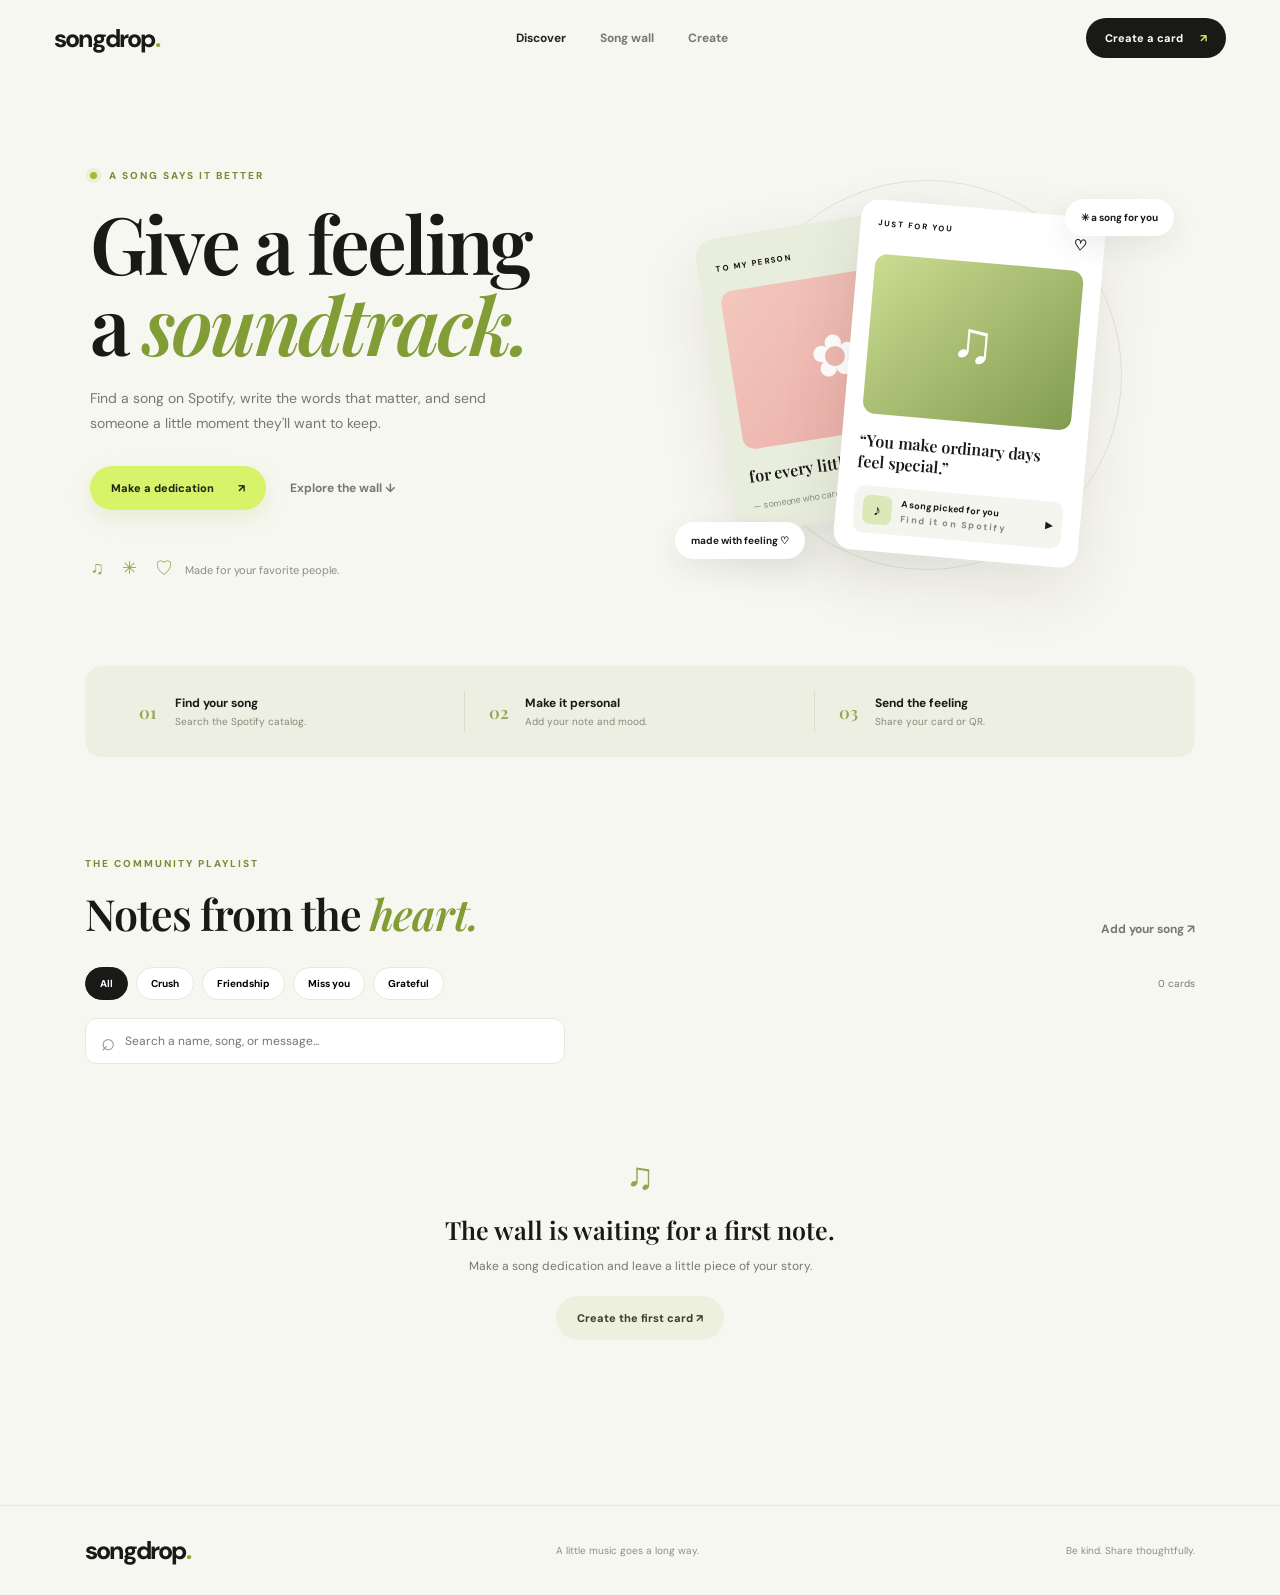
<file: index.html>
<!doctype html><html lang="en"><head><meta charset="utf-8"><meta name="google-adsense-account" content="ca-pub-7369613359237826"><script async src="https://pagead2.googlesyndication.com/pagead/js/adsbygoogle.js?client=ca-pub-7369613359237826" crossorigin="anonymous"></script><meta name="viewport" content="width=device-width,initial-scale=1"><meta name="theme-color" content="#11110f"><title>songdrop. — music means more</title><link rel="preconnect" href="https://fonts.googleapis.com"><link rel="preconnect" href="https://fonts.gstatic.com" crossorigin><link href="https://fonts.googleapis.com/css2?family=DM+Sans:wght@400;500;600;700;800&family=Playfair+Display:ital,wght@0,600;0,700;1,600&display=swap" rel="stylesheet"><link rel="stylesheet" href="styles.css"><script src="app.js" defer></script></head><body><header class="topbar"><a class="brand" href="index.html">songdrop<span>.</span></a><nav><a class="active" href="index.html">Discover</a><a href="#wall">Song wall</a><a href="create.html">Create</a></nav><a class="nav-cta" href="create.html">Create a card <b>↗</b></a></header><main><section class="hero"><div class="hero-copy"><div class="eyebrow"><i></i> A SONG SAYS IT BETTER</div><h1>Give a feeling<br>a <em>soundtrack.</em></h1><p>Find a song on Spotify, write the words that matter, and send someone a little moment they'll want to keep.</p><div class="hero-actions"><a class="button primary" href="create.html">Make a dedication <span>↗</span></a><a class="text-link" href="#wall">Explore the wall ↓</a></div><div class="hero-foot"><span class="mini-stamps">♫　✳　♡</span> Made for your favorite people.</div></div><div class="hero-visual"><div class="visual-orbit"></div><div class="floating-chip chip-top">✳ a song for you</div><article class="hero-card card-back"><small>TO MY PERSON</small><div class="hero-card-art art-pink">✿</div><p>for every little thing</p><span>— someone who cares</span></article><article class="hero-card card-front"><div class="hero-card-head"><small>JUST FOR YOU</small><b>♡</b></div><div class="hero-card-art art-green">♫</div><p>“You make ordinary days feel special.”</p><div class="hero-track"><div class="track-cover">♪</div><div><b>A song picked for you</b><small>Find it on Spotify</small></div><span>▶</span></div></article><div class="floating-chip chip-bottom">made with feeling ♡</div></div></section><section class="steps"><div><b>01</b><strong>Find your song</strong><small>Search the Spotify catalog.</small></div><div><b>02</b><strong>Make it personal</strong><small>Add your note and mood.</small></div><div><b>03</b><strong>Send the feeling</strong><small>Share your card or QR.</small></div></section><section class="wall-section section" id="wall"><div class="section-heading"><div><div class="eyebrow">THE COMMUNITY PLAYLIST</div><h2>Notes from the <em>heart.</em></h2></div><a class="text-link" href="create.html">Add your song ↗</a></div><div class="wall-toolbar"><div class="filter-pills" id="wallFilters"><button class="active" data-filter="All">All</button><button data-filter="Crush">Crush</button><button data-filter="Friendship">Friendship</button><button data-filter="Miss you">Miss you</button><button data-filter="Grateful">Grateful</button></div><span id="wallCount">0 cards</span></div><label class="wall-search"><span>⌕</span><input id="wallSearch" type="search" placeholder="Search a name, song, or message..."></label><div class="wall-grid" id="wallGrid"></div><div class="empty-state" id="emptyState"><div>♫</div><h3>The wall is waiting for a first note.</h3><p>Make a song dedication and leave a little piece of your story.</p><a class="button secondary" href="create.html">Create the first card ↗</a></div></section></main><footer><a class="brand" href="index.html">songdrop<span>.</span></a><p>A little music goes a long way.</p><span>Be kind. Share thoughtfully.</span></footer><dialog id="cardDialog" class="card-dialog"><button class="dialog-close" id="closeDialog">×</button><div id="dialogContent"></div></dialog><div class="toast" id="toast" role="status"></div></body></html>
</file>
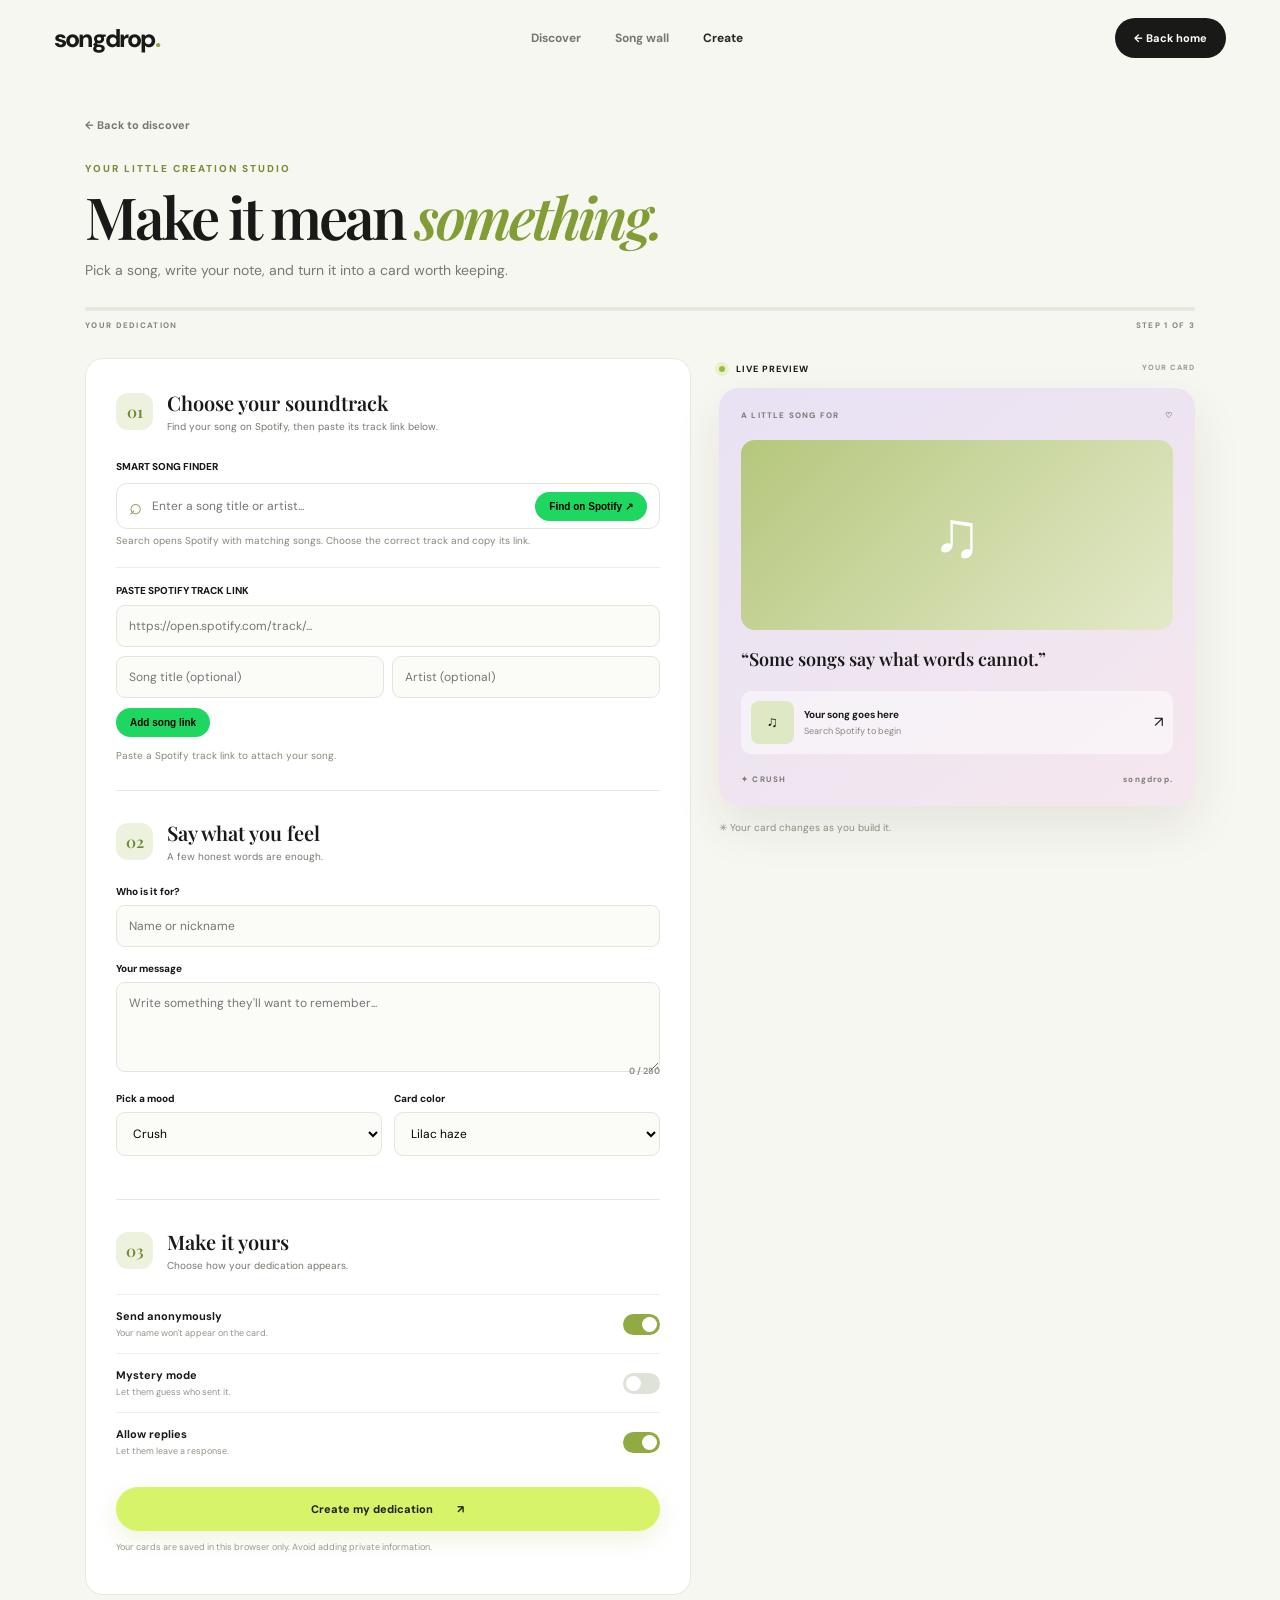
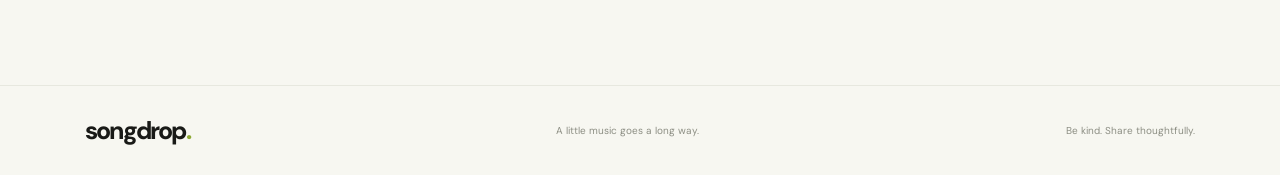
<file: create.html>
<!doctype html><html lang="en"><head><meta charset="utf-8"><meta name="google-adsense-account" content="ca-pub-7369613359237826"><script async src="https://pagead2.googlesyndication.com/pagead/js/adsbygoogle.js?client=ca-pub-7369613359237826" crossorigin="anonymous"></script><meta name="viewport" content="width=device-width,initial-scale=1"><meta name="theme-color" content="#11110f"><title>Create a dedication — songdrop.</title><link rel="preconnect" href="https://fonts.googleapis.com"><link rel="preconnect" href="https://fonts.gstatic.com" crossorigin><link href="https://fonts.googleapis.com/css2?family=DM+Sans:wght@400;500;600;700;800&family=Playfair+Display:ital,wght@0,600;0,700;1,600&display=swap" rel="stylesheet"><link rel="stylesheet" href="styles.css"><script src="app.js" defer></script></head><body class="create-page"><header class="topbar"><a class="brand" href="index.html">songdrop<span>.</span></a><nav><a href="index.html">Discover</a><a href="index.html#wall">Song wall</a><a class="active" href="create.html">Create</a></nav><a class="nav-cta" href="index.html">← Back home</a></header><main><section class="create-intro"><a class="back-link" href="index.html">← Back to discover</a><div class="eyebrow">YOUR LITTLE CREATION STUDIO</div><h1>Make it mean <em>something.</em></h1><p>Pick a song, write your note, and turn it into a card worth keeping.</p><div class="progress-track"><span class="progress-fill" id="progressFill"></span></div><div class="progress-label"><span>YOUR DEDICATION</span><span id="progressText">STEP 1 OF 3</span></div></section><section class="creator-layout"><form class="creator-form panel" id="dedicationForm"><div class="form-step"><div class="step-heading"><span>01</span><div><h2>Choose your soundtrack</h2><p>Find your song on Spotify, then paste its track link below.</p></div></div><div class="song-search-panel"><label for="songFinderInput">SMART SONG FINDER</label><div class="search-wrap"><span>⌕</span><input id="songFinderInput" type="search" placeholder="Enter a song title or artist..." autocomplete="off"><button type="button" id="findSongButton" class="spotify-button">Find on Spotify ↗</button></div><small class="song-search-status">Search opens Spotify with matching songs. Choose the correct track and copy its link.</small><div class="song-link-entry"><label for="songLinkInput">PASTE SPOTIFY TRACK LINK</label><input id="songLinkInput" type="url" placeholder="https://open.spotify.com/track/..." autocomplete="url"><div class="two-col"><input id="songTitleInput" type="text" placeholder="Song title (optional)"><input id="artistInput" type="text" placeholder="Artist (optional)"></div><button type="button" id="addSongLinkButton" class="spotify-button">Add song link</button><div id="songLinkStatus" class="song-search-status">Paste a Spotify track link to attach your song.</div></div><div id="selectedSong" class="selected-song hidden"></div></div></div><div class="form-step"><div class="step-heading"><span>02</span><div><h2>Say what you feel</h2><p>A few honest words are enough.</p></div></div><label class="field-label">Who is it for?<input id="recipient" maxlength="45" placeholder="Name or nickname" required></label><label class="field-label">Your message<textarea id="message" maxlength="280" rows="4" placeholder="Write something they'll want to remember..." required></textarea><small class="counter" id="messageCount">0 / 280</small></label><div class="two-col"><label class="field-label">Pick a mood<select id="mood"><option>Crush</option><option>Friendship</option><option>Miss you</option><option>Grateful</option><option>Heartfelt</option><option>Just because</option></select></label><label class="field-label">Card color<select id="theme"><option value="lavender">Lilac haze</option><option value="sunset">Soft sunset</option><option value="midnight">After hours</option><option value="peach">Peachy</option></select></label></div></div><div class="form-step"><div class="step-heading"><span>03</span><div><h2>Make it yours</h2><p>Choose how your dedication appears.</p></div></div><div class="privacy-row"><div><b>Send anonymously</b><small>Your name won't appear on the card.</small></div><label class="switch"><input id="anonymous" type="checkbox" checked><span></span></label></div><label id="senderWrap" class="field-label hidden">Your name<input id="sender" maxlength="45" placeholder="Your name"></label><div class="privacy-row"><div><b>Mystery mode</b><small>Let them guess who sent it.</small></div><label class="switch"><input id="mystery" type="checkbox"><span></span></label></div><div class="privacy-row"><div><b>Allow replies</b><small>Let them leave a response.</small></div><label class="switch"><input id="allowReplies" type="checkbox" checked><span></span></label></div><button class="button primary full" type="submit">Create my dedication <span>↗</span></button><p class="fine-print">Your cards are saved in this browser only. Avoid adding private information.</p></div><input id="songTitle" type="hidden"><input id="artist" type="hidden"><input id="songUrl" type="hidden"><input id="coverUrl" type="hidden"><input id="spotifyUri" type="hidden"></form><aside class="preview-column"><div class="preview-sticky"><div class="preview-top"><span><i></i> LIVE PREVIEW</span><small>YOUR CARD</small></div><article class="dedication-card theme-lavender" id="livePreview"><div class="card-top"><span>A LITTLE SONG FOR</span><b>♡</b></div><div class="cover-art" id="previewCover"><span>♫</span></div><p class="preview-message" id="previewMessage">“Some songs say what words cannot.”</p><div class="song-line"><div class="song-thumb" id="previewThumb">♫</div><div class="song-meta"><b id="previewSong">Your song goes here</b><small id="previewArtist">Search Spotify to begin</small></div><span>↗</span></div><div class="card-bottom"><span id="previewMood">✦ CRUSH</span><span>songdrop.</span></div></article><div class="preview-note">✳ Your card changes as you build it.</div><div id="createdResult" class="result-panel hidden"></div></div></aside></section></main><footer><a class="brand" href="index.html">songdrop<span>.</span></a><p>A little music goes a long way.</p><span>Be kind. Share thoughtfully.</span></footer><dialog id="cardDialog" class="card-dialog"><button class="dialog-close" id="closeDialog">×</button><div id="dialogContent"></div></dialog><div class="toast" id="toast" role="status"></div></body></html>
</file>
<file: styles.css>
:root{--ink:#191a17;--muted:#777970;--lime:#d6f36a;--paper:#f7f7f1;--line:#e7e8df;--serif:"Playfair Display",Georgia,serif;--sans:"DM Sans",Arial,sans-serif}*{box-sizing:border-box}html{scroll-behavior:smooth}body{margin:0;background:var(--paper);color:var(--ink);font:15px var(--sans)}a{color:inherit;text-decoration:none}.topbar{height:76px;max-width:1240px;margin:auto;padding:0 34px;display:flex;align-items:center;justify-content:space-between}.brand{font-size:25px;font-weight:800;letter-spacing:-1.8px}.brand span{color:#8eaa35}nav{display:flex;gap:34px}nav a,.text-link{font-size:12px;font-weight:700;color:#777970}nav a:hover,nav a.active,.text-link:hover{color:#25291b}.nav-cta{background:var(--ink);color:white;border-radius:99px;padding:13px 19px;font-size:11px;font-weight:700}.nav-cta b{color:var(--lime);padding-left:14px}.hero{max-width:1240px;min-height:590px;margin:auto;padding:72px 5.5% 65px;display:grid;grid-template-columns:1fr 1fr;align-items:center;gap:50px}.eyebrow{font-size:10px;letter-spacing:2px;font-weight:800;color:#788c37;margin-bottom:20px}.eyebrow i,.preview-top i{display:inline-block;width:7px;height:7px;background:#9bbd37;border-radius:50%;margin-right:8px;box-shadow:0 0 0 4px #e9f1d2}.hero h1,.create-intro h1{font:600 clamp(52px,6.2vw,83px)/1.02 var(--serif);letter-spacing:-3px;margin:0 0 22px}.hero h1 em,.create-intro h1 em,.section-heading h2 em{color:#829d36}.hero-copy>p,.create-intro>p{max-width:430px;color:var(--muted);line-height:1.8;font-size:14px}.hero-actions{display:flex;align-items:center;gap:24px;margin-top:30px}.button{display:inline-flex;justify-content:center;align-items:center;gap:24px;border:0;border-radius:99px;padding:15px 21px;font:800 11px var(--sans);cursor:pointer;transition:.2s}.button:hover,.nav-cta:hover{transform:translateY(-2px)}.primary{background:var(--lime);color:#202416;box-shadow:0 8px 22px #a4bd4b30}.secondary{background:#edf0df;color:#394324}.hero-foot{margin-top:46px;color:#8b8d82;font-size:11px}.mini-stamps{font-size:18px;color:#92a74b;margin-right:9px}.hero-visual{height:440px;position:relative;display:grid;place-items:center}.visual-orbit{position:absolute;width:390px;height:390px;border:1px solid #e1e5d5;border-radius:50%}.hero-card{position:absolute;width:245px;padding:18px;border-radius:18px;background:#fff;box-shadow:0 24px 65px #252b151a}.card-back{transform:translate(-90px,-5px) rotate(-9deg);background:#e9eddd}.card-front{transform:translate(42px,9px) rotate(5deg);z-index:2}.hero-card-head{display:flex;justify-content:space-between}.hero-card small{font-size:8px;letter-spacing:1.5px;font-weight:800}.hero-card-art{height:160px;margin:16px 0;border-radius:12px;display:grid;place-items:center;font-size:58px}.art-pink{background:linear-gradient(135deg,#f3c8bc,#e9a8a4);color:#fff}.art-green{background:linear-gradient(135deg,#cbdc91,#819c50);color:white}.hero-card p{font:600 16px var(--serif);margin:8px 0}.hero-card>span{font-size:9px;color:#87897f}.hero-track{display:flex;align-items:center;gap:9px;padding:9px;background:#f4f5ef;border-radius:10px;margin-top:14px}.track-cover{width:29px;height:29px;border-radius:7px;background:#dce8b8;display:grid;place-items:center}.hero-track b,.hero-track small{display:block;font-size:9px}.hero-track small{color:#898b81;margin-top:3px}.hero-track>span{margin-left:auto;font-size:10px}.floating-chip{position:absolute;background:#fff;padding:12px 16px;border-radius:99px;box-shadow:0 10px 30px #1d211015;font-size:10px;font-weight:700;z-index:3}.chip-top{top:10%;right:3%}.chip-bottom{bottom:8%;left:2%}.steps{max-width:1110px;margin:0 auto 100px;background:#ecefe2;border-radius:17px;padding:25px 30px;display:grid;grid-template-columns:repeat(3,1fr)}.steps>div{display:grid;grid-template-columns:36px 1fr;align-items:center;border-right:1px solid #d9deca;padding:4px 24px}.steps>div:last-child{border:0}.steps b{grid-row:span 2;color:#91a64e;font:600 17px var(--serif)}.steps strong{font-size:12px}.steps small{font-size:10px;color:#85897a;margin-top:4px}.section{max-width:1110px;margin:0 auto 100px}.section-heading{display:flex;justify-content:space-between;align-items:end;margin-bottom:30px}.section-heading h2{font:600 43px/1.1 var(--serif);letter-spacing:-1px;margin:0}.wall-toolbar{display:flex;justify-content:space-between;align-items:center;margin-bottom:18px}.filter-pills{display:flex;gap:8px;flex-wrap:wrap}.filter-pills button{border:1px solid var(--line);background:#fff;padding:9px 14px;border-radius:99px;font:700 10px var(--sans);cursor:pointer}.filter-pills button.active{background:var(--ink);border-color:var(--ink);color:#fff}.wall-toolbar>span{font-size:10px;color:var(--muted)}.wall-search{display:flex;align-items:center;gap:10px;background:white;border:1px solid var(--line);padding:0 15px;border-radius:12px;margin-bottom:22px;max-width:480px}.wall-search span{font-size:24px;color:#919482}.wall-search input{width:100%;border:0;outline:0;padding:14px 0;background:transparent;font:12px var(--sans)}.wall-grid{display:grid;grid-template-columns:repeat(3,1fr);gap:17px}.wall-card{background:white;border:1px solid var(--line);border-radius:16px;overflow:hidden;cursor:pointer;transition:.2s}.wall-card:hover{transform:translateY(-4px);box-shadow:0 16px 35px #22240f12}.wall-art{height:145px;background:linear-gradient(135deg,#dfe9bd,#b5c77d);display:grid;place-items:center;font-size:48px;overflow:hidden}.wall-art img{width:100%;height:100%;object-fit:cover}.wall-card-body{padding:18px}.wall-card-body>small{font-size:8px;letter-spacing:1px;color:#7f913f;font-weight:800}.wall-card blockquote{font:600 17px/1.45 var(--serif);margin:14px 0}.wall-song{display:flex;flex-direction:column;gap:4px;padding-top:12px;border-top:1px solid var(--line)}.wall-song b{font-size:11px}.wall-song span{font-size:10px;color:var(--muted)}.wall-actions{display:flex;justify-content:space-between;align-items:center;margin-top:15px;color:#8c8e83;font-size:9px}.wall-actions button{border:0;background:#f2f4e9;border-radius:99px;padding:7px 10px;cursor:pointer}.empty-state{text-align:center;padding:65px 15px}.empty-state>div{font-size:38px;color:#91a64e}.empty-state h3{font:600 25px var(--serif);margin:12px 0}.empty-state p{font-size:12px;color:var(--muted);margin-bottom:22px}footer{border-top:1px solid var(--line);padding:28px max(calc((100% - 1110px)/2),28px);display:flex;align-items:center;justify-content:space-between}footer p,footer>span{font-size:10px;color:#8c8e83}.create-intro{max-width:1110px;margin:38px auto 28px}.back-link{display:inline-block;font-size:11px;color:#777970;font-weight:700;margin-bottom:30px}.create-intro .eyebrow{margin-bottom:12px}.create-intro h1{font-size:58px;margin:0}.create-intro>p{margin:12px 0 24px}.progress-track{height:4px;background:#e5e8da;border-radius:9px;overflow:hidden}.progress-fill{display:block;height:100%;width:0;background:#9bb63e;transition:.3s}.progress-label{display:flex;justify-content:space-between;margin-top:9px;font-size:8px;font-weight:800;letter-spacing:1.3px;color:#85897a}.creator-layout{max-width:1110px;margin:0 auto 90px;display:grid;grid-template-columns:1.12fr .88fr;gap:28px;align-items:start}.panel{background:#fff;border:1px solid var(--line);border-radius:18px}.creator-form{padding:30px}.form-step+.form-step{border-top:1px solid var(--line);margin-top:28px;padding-top:28px}.step-heading{display:flex;gap:14px;align-items:center;margin-bottom:22px}.step-heading>span{width:37px;height:37px;border-radius:12px;background:#edf2df;display:grid;place-items:center;color:#718934;font:600 16px var(--serif)}.step-heading h2{font:600 20px var(--serif);margin:0}.step-heading p{font-size:10px;color:var(--muted);margin:4px 0 0}.spotify-connect{display:flex;align-items:center;gap:12px;background:#f1f5e7;border:1px solid #e2e9d0;border-radius:13px;padding:13px;margin-bottom:10px}.spotify-icon{width:35px;height:35px;background:#1ed760;color:#123a1f;border-radius:50%;display:grid;place-items:center;font-size:23px}.spotify-connect>div:nth-child(2){flex:1}.spotify-connect b,.spotify-connect small{display:block}.spotify-connect b{font-size:11px}.spotify-connect small{font-size:9px;color:#7e8473;margin-top:3px}.spotify-button{border:0;background:#1ed760;border-radius:99px;padding:9px 14px;font-size:10px;font-weight:800;cursor:pointer}.spotify-setup{display:none;background:#f8f8f3;border:1px solid var(--line);padding:13px;border-radius:12px;margin-bottom:12px}.spotify-setup.open{display:block}.spotify-setup label,.field-label{display:block;font-size:10px;font-weight:800;margin-bottom:12px}.spotify-setup input,.field-label input,.field-label textarea,.field-label select,.reply-list input{display:block;width:100%;margin-top:7px;border:1px solid #e4e6dc;background:#fbfcf8;border-radius:9px;padding:12px;font:12px var(--sans);outline:0}.spotify-setup small{display:block;font-size:9px;color:var(--muted);margin:7px 0}.spotify-setup small a{color:#617a2b;text-decoration:underline}.small-button{border:0;background:#edf1e2;color:#3e4a27;border-radius:99px;padding:9px 13px;font:700 10px var(--sans);cursor:pointer}.song-search-panel{margin-top:20px}.song-search-panel>label{font-size:10px;font-weight:800}.search-wrap{display:flex;align-items:center;gap:10px;border:1px solid #e3e6d9;border-radius:11px;padding:0 12px;margin-top:8px}.search-wrap>span{font-size:22px;color:#87964f}.search-wrap input{border:0;outline:0;flex:1;min-width:0;padding:14px 0;font:12px var(--sans)}kbd{font:800 8px var(--sans);color:#84934f;background:#f0f3e6;padding:6px 8px;border-radius:5px}.song-search-status{font-size:10px;color:#85897a;margin:12px 0}.song-search-results{display:grid;gap:7px;max-height:360px;overflow:auto}.song-result{display:flex;align-items:center;gap:11px;text-align:left;border:1px solid #eceee7;background:white;border-radius:11px;padding:8px;cursor:pointer}.song-result:hover{background:#f5f7ef}.song-result img{width:48px;height:48px;object-fit:cover;border-radius:7px;background:#eff1e8}.song-result span{flex:1;min-width:0}.song-result b,.song-result small{display:block;overflow:hidden;text-overflow:ellipsis;white-space:nowrap}.song-result b{font-size:10px}.song-result small{font-size:9px;color:var(--muted);margin-top:4px}.song-result strong{font-size:8px;color:#7b9238}.selected-song{display:grid;grid-template-columns:56px 1fr auto;gap:10px;align-items:center;margin-top:13px;padding:11px;background:#f1f5e8;border-radius:12px}.selected-song>img{width:56px;height:56px;object-fit:cover;border-radius:8px}.selected-song b,.selected-song small,.selected-song a{display:block;font-size:10px}.selected-song small{color:var(--muted);margin-top:4px}.selected-song a{font-size:9px;color:#607b2a;margin-top:5px}.selected-song iframe{grid-column:1/-1;border:0;border-radius:10px}.field-label{position:relative;margin:0 0 15px}.field-label textarea{resize:vertical}.counter{display:block;text-align:right;font-size:9px;color:#929589;margin-top:-7px}.two-col{display:grid;grid-template-columns:1fr 1fr;gap:12px}.privacy-row{display:flex;align-items:center;justify-content:space-between;padding:14px 0;border-top:1px solid #eff0e9}.privacy-row b,.privacy-row small{display:block}.privacy-row b{font-size:11px}.privacy-row small{font-size:9px;color:#929589;margin-top:4px}.switch{position:relative;width:37px;height:21px}.switch input{opacity:0;width:0;height:0}.switch span{position:absolute;inset:0;border-radius:99px;background:#dfe2d8;cursor:pointer}.switch span:before{content:"";position:absolute;left:3px;top:3px;width:15px;height:15px;border-radius:50%;background:white;transition:.2s}.switch input:checked+span{background:#91aa42}.switch input:checked+span:before{transform:translateX(16px)}.full{width:100%;margin-top:16px}.fine-print{font-size:9px;color:#96998e;line-height:1.6}.preview-column{position:relative}.preview-sticky{position:sticky;top:20px}.preview-top{display:flex;justify-content:space-between;font-size:9px;letter-spacing:1px;font-weight:800;margin:5px 0 13px}.preview-top i{width:6px;height:6px}.preview-top small{color:#999b91}.dedication-card{border-radius:20px;padding:22px;min-height:410px;box-shadow:0 20px 50px #22271916}.theme-lavender{background:linear-gradient(145deg,#e8e2f4,#f5e7ee)}.theme-sunset{background:linear-gradient(145deg,#f8dfcf,#efb5a8)}.theme-midnight{background:linear-gradient(145deg,#24283d,#555a72);color:white}.theme-peach{background:linear-gradient(145deg,#f7e5d3,#f2c9ad)}.card-top,.card-bottom{display:flex;justify-content:space-between;font-size:8px;letter-spacing:1.2px;color:#7c7c78;font-weight:800}.theme-midnight .card-top,.theme-midnight .card-bottom{color:#e1e2ec}.cover-art{height:190px;margin:20px 0 17px;border-radius:14px;background:linear-gradient(135deg,#b5c77c,#e3e9c9);display:grid;place-items:center;overflow:hidden;color:white;font-size:65px}.cover-art img{width:100%;height:100%;object-fit:cover}.preview-message{font:600 18px/1.4 var(--serif);margin:0 0 18px}.song-line{display:flex;align-items:center;gap:10px;background:#ffffff80;border-radius:11px;padding:10px}.theme-midnight .song-line{background:#ffffff1a}.song-thumb{width:43px;height:43px;border-radius:8px;background:#dfe8c4;display:grid;place-items:center;overflow:hidden}.song-thumb img{width:100%;height:100%;object-fit:cover}.song-meta{flex:1;min-width:0}.song-meta b,.song-meta small{display:block;overflow:hidden;text-overflow:ellipsis;white-space:nowrap}.song-meta b{font-size:10px}.song-meta small{font-size:9px;color:#85877e;margin-top:4px}.theme-midnight .song-meta small{color:#d0d0dd}.card-bottom{margin-top:20px}.preview-note{font-size:10px;color:#898d7e;margin:15px 0}.result-panel{background:#eff4e5;border-radius:13px;padding:17px;margin-top:15px;font-size:12px}.result-panel p{color:#707766}.result-actions{display:flex;gap:9px;flex-wrap:wrap}.hidden{display:none!important}.toast{position:fixed;bottom:22px;left:50%;transform:translate(-50%,20px);opacity:0;background:#20231a;color:white;padding:12px 18px;border-radius:99px;font-size:11px;transition:.2s;pointer-events:none;z-index:10}.toast.show{opacity:1;transform:translate(-50%,0)}.card-dialog{width:min(520px,calc(100% - 24px));border:0;border-radius:20px;padding:26px;box-shadow:0 30px 100px #0004}.card-dialog::backdrop{background:#10120dcc;backdrop-filter:blur(5px)}.dialog-close{float:right;border:0;background:#f0f2e8;border-radius:50%;width:31px;height:31px;font-size:20px;cursor:pointer}.dialog-card>small{font-size:9px;letter-spacing:1px;color:#819641;font-weight:800}.dialog-card h2{font:600 27px var(--serif)}.dialog-card>p{font:16px/1.6 var(--serif)}.dialog-track{display:flex;align-items:center;gap:12px;margin:18px 0}.dialog-track img{width:55px;height:55px;border-radius:8px;object-fit:cover}.dialog-track small{display:block;color:var(--muted);font-size:10px;margin-top:5px}.dialog-card iframe{border:0;border-radius:12px}.reply-list{border-top:1px solid var(--line);margin-top:18px;padding-top:14px}.reply-list b{font-size:11px}.reply-list form{display:grid;gap:8px;margin-top:12px}.reply-list input{margin:0}.sr-only{position:absolute;width:1px;height:1px;overflow:hidden;clip:rect(0,0,0,0)}@media(max-width:800px){.topbar{height:66px;padding:0 20px}.brand{font-size:23px}nav{gap:16px}nav a{font-size:10px}.nav-cta{padding:11px 13px;font-size:10px}.hero{padding:55px 7% 45px;min-height:auto;grid-template-columns:1fr;gap:15px}.hero h1{font-size:64px}.hero-visual{height:390px}.steps{margin:0 18px 75px;padding:18px 12px}.steps>div{padding:5px 10px;grid-template-columns:25px 1fr}.steps strong{font-size:10px}.steps small{font-size:8px}.section{margin:0 20px 75px}.wall-grid{grid-template-columns:repeat(2,1fr)}.create-intro{margin:28px 20px 25px}.creator-layout{margin:0 20px 70px;grid-template-columns:1fr}.preview-column{grid-row:1}.preview-sticky{position:static}.dedication-card{min-height:350px}.cover-art{height:160px}.creator-form{padding:23px}footer{padding:24px 20px}}@media(max-width:520px){.topbar{height:62px;padding:0 15px}.brand{font-size:21px}nav{gap:11px}nav a{font-size:9px}.nav-cta{font-size:9px;padding:10px 11px}.nav-cta b{padding-left:4px}.hero{padding:44px 22px 35px;gap:4px}.hero h1{font-size:53px;letter-spacing:-2px}.hero-copy>p{font-size:13px}.hero-actions{gap:14px;flex-wrap:wrap}.button{padding:14px 16px;font-size:10px}.hero-actions .text-link{font-size:10px}.hero-visual{height:330px;transform:scale(.88);transform-origin:top center;margin-bottom:-28px}.visual-orbit{width:310px;height:310px}.hero-card{width:205px;padding:14px}.hero-card-art{height:125px}.card-back{transform:translate(-65px,-3px) rotate(-9deg)}.card-front{transform:translate(28px,6px) rotate(5deg)}.chip-top{right:-2%;top:6%}.chip-bottom{left:-3%;bottom:6%}.steps{grid-template-columns:1fr;margin:0 15px 65px;padding:12px 18px}.steps>div{border-right:0;border-bottom:1px solid #d9deca;padding:12px 5px}.steps>div:last-child{border-bottom:0}.steps b{font-size:15px}.steps strong{font-size:11px}.steps small{font-size:9px}.section{margin:0 15px 65px}.section-heading{align-items:start;gap:12px}.section-heading h2{font-size:32px}.section-heading>p{font-size:10px}.section-heading>.text-link{font-size:10px;white-space:nowrap}.wall-toolbar{align-items:start;gap:12px;flex-direction:column}.filter-pills{gap:6px}.filter-pills button{padding:8px 11px;font-size:9px}.wall-grid{grid-template-columns:1fr}.wall-art{height:170px}.wall-search{max-width:none}.empty-state{padding:45px 10px}.empty-state h3{font-size:22px}footer{padding:22px 15px;gap:8px;flex-wrap:wrap}footer p{order:3;width:100%;margin:0}footer>span{font-size:9px}.create-intro{margin:24px 16px}.create-intro h1{font-size:43px;letter-spacing:-1.7px}.create-intro>p{font-size:12px}.creator-layout{margin:0 12px 60px;gap:15px}.creator-form{padding:18px}.step-heading h2{font-size:18px}.step-heading p{font-size:9px}.spotify-connect{gap:8px;padding:10px}.spotify-connect small{max-width:180px;line-height:1.4}.spotify-button{padding:9px 11px}.two-col{grid-template-columns:1fr;gap:0}.selected-song{grid-template-columns:48px 1fr auto}.selected-song>img{width:48px;height:48px}.preview-top{margin:0 2px 10px}.dedication-card{padding:18px;min-height:330px}.cover-art{height:145px;margin:16px 0}.preview-message{font-size:16px}.dialog-card h2{font-size:23px}.card-dialog{padding:20px}}@media(max-width:370px){nav{gap:8px}nav a{font-size:8px}.nav-cta{padding:9px}.hero h1{font-size:47px}.hero-visual{transform:scale(.78);margin-left:-15px;margin-right:-15px;margin-bottom:-60px}.create-intro h1{font-size:37px}}
/* Spotify link finder */
.song-link-entry{margin-top:18px;padding-top:16px;border-top:1px solid #eceee7}.song-link-entry>label{display:block;font-size:10px;font-weight:800;margin-bottom:8px}.song-link-entry>input,.song-link-entry .two-col input{width:100%;min-width:0;border:1px solid #e3e6d9;background:#fbfcf8;border-radius:9px;padding:12px;font:12px var(--sans);outline:0}.song-link-entry>input:focus,.song-link-entry .two-col input:focus{border-color:#91a85a}.song-link-entry .two-col{margin-top:9px;gap:8px}.song-link-entry .spotify-button{margin-top:10px}.search-wrap .spotify-button{flex-shrink:0}.selected-song-placeholder{width:56px;height:56px;display:grid;place-items:center;border-radius:8px;background:#e5ead8;font-size:24px;color:#738344}
@media(max-width:520px){.search-wrap{flex-wrap:wrap;padding:8px 10px}.search-wrap input{flex-basis:calc(100% - 45px)}.search-wrap .spotify-button{width:100%;margin:0 0 4px}.song-link-entry .two-col{grid-template-columns:1fr}}

/* Selected song clip controls */
.clip-settings{margin-top:15px;padding:14px;background:#f7f8f2;border:1px solid #e7eadf;border-radius:12px}.clip-settings>label{display:block;font-size:10px;font-weight:800;margin-bottom:8px}.clip-settings select,.clip-fields input{width:100%;min-width:0;border:1px solid #e1e5d8;border-radius:8px;background:#fff;padding:10px;font:11px var(--sans);color:var(--ink)}.clip-fields{margin-top:10px;gap:9px}.clip-fields label{font-size:9px;font-weight:700;color:#72776a}.clip-fields input{display:block;margin-top:6px}.clip-settings>small,.clip-note{display:block;margin-top:9px;font-size:9px;line-height:1.5;color:#85897a}.spotify-clip-player{grid-column:1/-1;width:100%;min-width:0}.spotify-clip-player iframe{display:block;width:100%;border:0;border-radius:10px}.clip-note{margin:8px 0 0}
</file>
